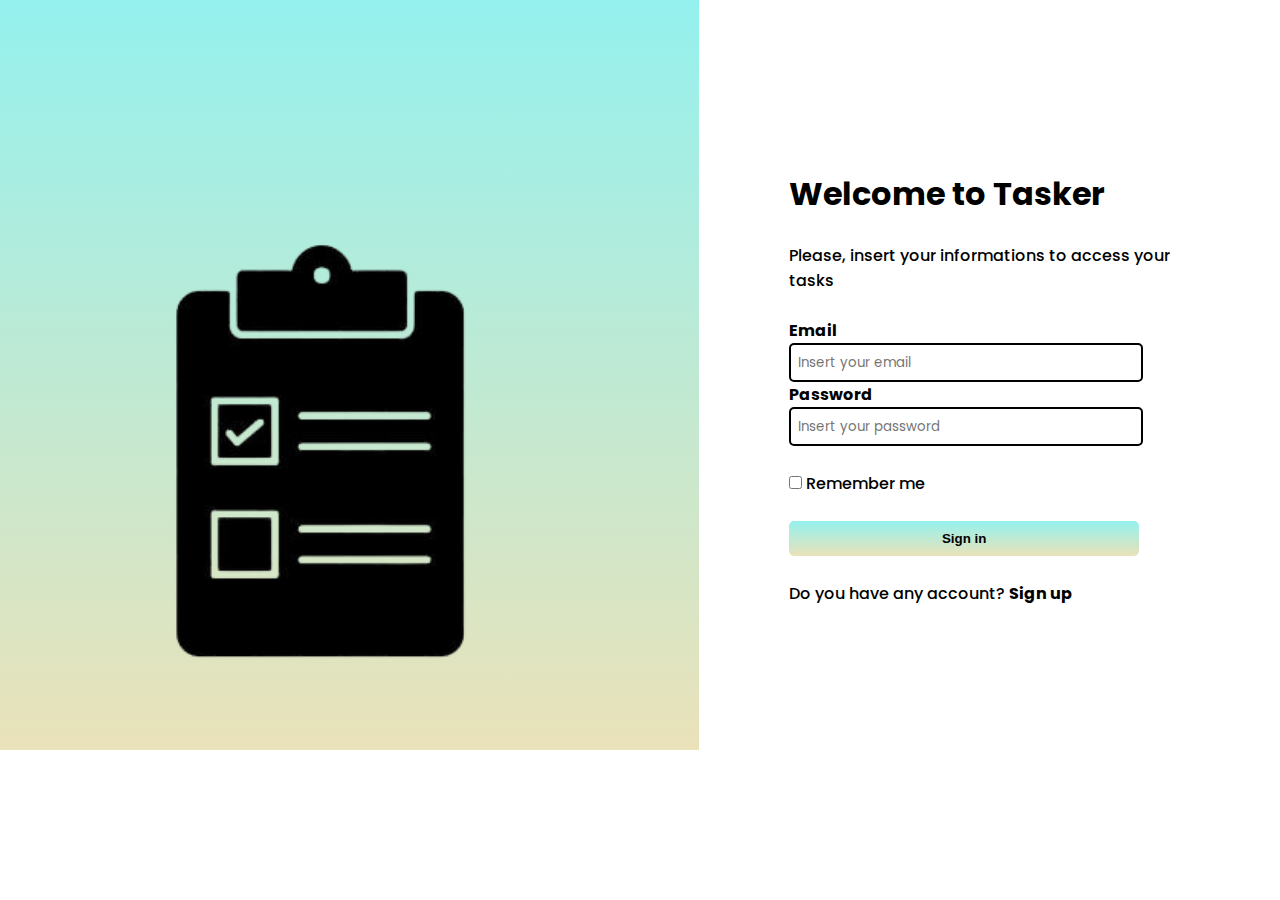
<file: Tasker-20240509T060855Z-001/Tasker/index.html>
<!DOCTYPE html>
<html lang="en">
<head>
    <meta charset="UTF-8">
    <meta name="viewport" content="width=device-width, initial-scale=1.0">
    <title>Login page </title>
    <link rel="stylesheet" href="index.css">
    <link rel="icon" type="images/png" href="images/Task.png">
   
</head>
<body>
<div class="top">
<div class="left">
    <img src="images/pngtree-vector-checklist-icon-png-image_872180-removebg-preview.png">
</div>
<div class="right">
    <h1>Welcome to Tasker</h1>
    <br>
    <p >Please, insert your informations to access your tasks</p>
   <br>
   <form id="login" class = "login" method="post" action="second.html" name="form" >
    <h4>Email</h4>
    <input type="email" placeholder="Insert your email"  required id="ine" name="email">
    <div id="emailerror">Please fill your email address</div>
    <h4> Password </h4>
    <input type="password" placeholder="Insert your password" required id="inp" name="password">
    <div id ="passerror"> Please fill your password</div>
    <br>
<br>
    <div class="rem">
    <label>
     <input type="checkbox"> Remember me </label>
     </div>
     <br>
<div class="btn">
    <button type="submit">Sign in </button>
</div>
<br>
    <p>Do you have any account? <span><b>Sign up</b></span></p>
</div>
</form>
</div>

<script src="index.js"></script>
</body>
</html>
</file>
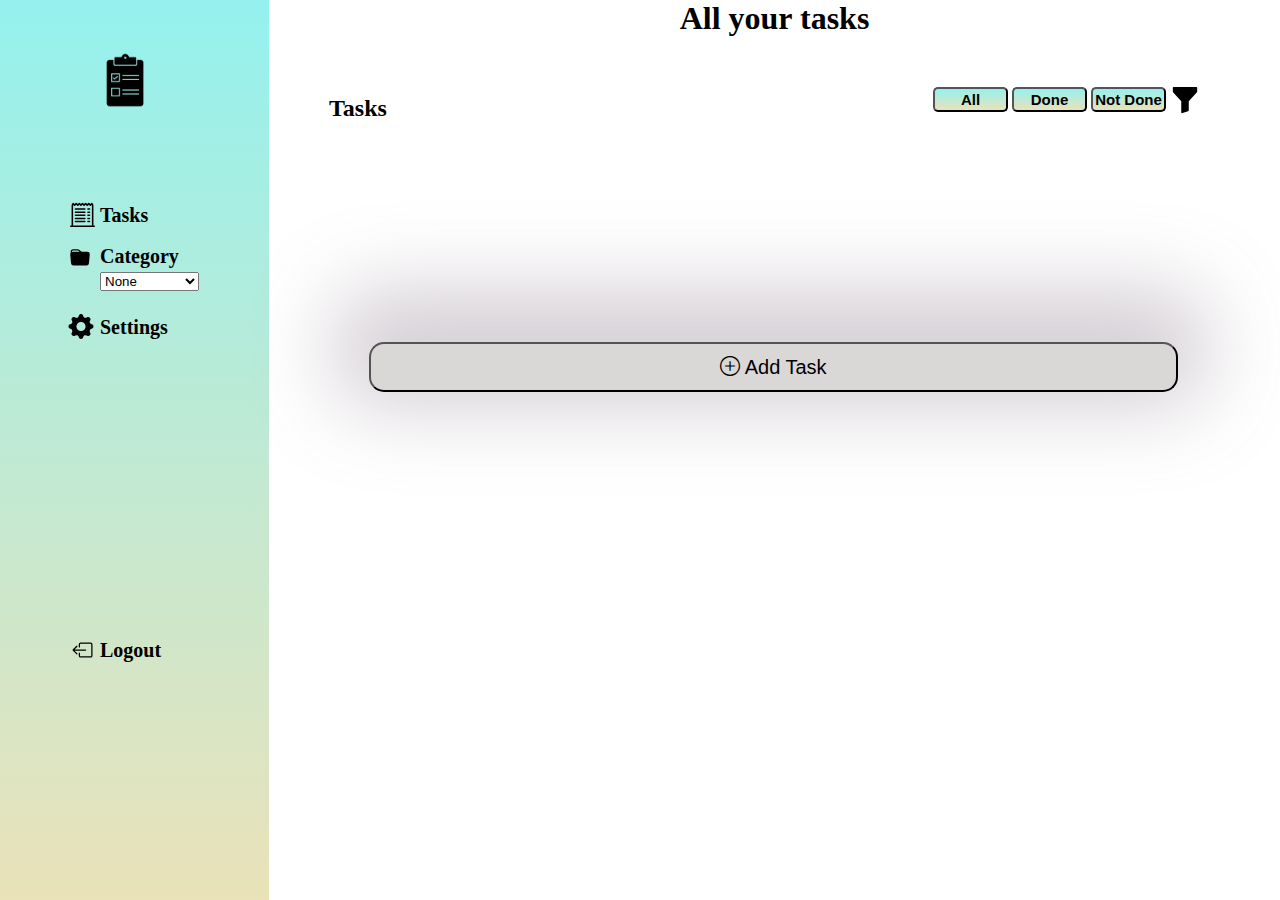
<file: Tasker-20240509T060855Z-001/Tasker/second.html>
<!DOCTYPE html>
<html lang="en">
<head>
    <meta charset="UTF-8">
    <meta name="viewport" content="width=device-width, initial-scale=1.0">
    <title>Page 2</title> 
    <link rel="stylesheet" href="https://cdn.jsdelivr.net/npm/bootstrap-icons@1.11.3/font/bootstrap-icons.min.css">
    <link rel="stylesheet" href="second.css">
</head>
<body>
    <div class="main">
 <div class="menu">
    <img src="images/pngtree-vector-checklist-icon-png-image_872180-removebg-preview.png" id="pic">
    <ul class="lists">
        <li><img src="images/receipt-cutoff.svg" id="tag"><p>Tasks</p></li>
        <br>

    <li id="fol"><img src="images/folder-fill.svg" id="tog"><p id="para"><label>Category</label><select>
        
        <option>None</option>
        <option>Home</option>
        <option>School</option>
        <option>Shopping list</option>
        </select>
        </p></li>
        <br>
    <li><img src="images/gear-fill.svg" id="bug"> <p>Settings</p></li>
    
    <li id="last" onclick="logout()"><img src="images/box-arrow-left.svg"> Logout</li>
</ul>

 </div>
        <div class="content">
<h1>All your tasks</h1>
<br>
<div class="h">
<div class="h-right"> 
    <h2>Tasks</h2>
</div>
<div class="h-left">
    <button id="all" onclick="filterTasks('all')">All</button>
                    <button id="done" onclick="filterTasks('done')">Done</button>
                    <button id="not" onclick="filterTasks('not')">Not Done</button>
    <img src="images/funnel-fill.svg">
</div>
</div>
<ul id ="listitems">
<!---contents of tasks will be displayed-->
</ul>
<div class="btn">
<button onclick="openpopup()" id="add"><i class="bi bi-plus-circle"></i> Add Task</button>
</div>
</div>
</div>
<div id="popup">
    <div class="popupcont">
        <span class="close" onclick="closepopup()">&times;</span>
        <h2>Add Task</h2><br><br>
        <label for = "taskname" >Task Name :</label>
        <br><br>
        <input type="text" id="taskname"><br><br>
        <label for = "category"> Category :</label>
        <br><br>
        <select id="category">
            <option name="none" id="none">None</option>
            <option name="home" id="home">Home</option>
            <option name="school" id="school">School</option>
            <option name="shop" id="shop">Shopping List</option>

        </select>
        <br>
        <br>
        <button onclick="addtask()"> Add Task</button>
    </div>
</div>
<script src="second.js"> </script>

</body>
</html>
</file>
<file: Tasker-20240509T060855Z-001/Tasker/index.css>
@import url('https://fonts.googleapis.com/css2?family=Poppins:ital,wght@0,100;0,200;0,300;0,400;0,500;0,600;0,700;0,800;0,900;1,100;1,200;1,300;1,400;1,500;1,600;1,700;1,800;1,900&display=swap');

*{
    margin:0;
    padding: 0;

}

.top{
    display:flex;
    flex-direction: row;
    justify-content: space-between;
    font-family: "Poppins", sans-serif;
}
.left{
    background: linear-gradient(rgb(148, 241, 238),rgb(234, 226, 185)); 
    height: 750px;
    width:750px;

    img{
        position: absolute;
  top: 50%;
  left: 25%;
  transform: translate(-50%, -50%);
 width:550px;
    }
   
}

.right{
    margin: 170px 90px;
    
   p{
    color:black;
    font-weight: 500;
 
   }
   h4{
    color:black;
   }
  #ine,#inp{
    color:black;
    width:350px;
    height:35px;
    border-radius: 5px;
    font-family: "Poppins",sans-serif;
    border:2px solid black;
  }
  
}
::placeholder{
position: absolute;
  top: 50%;
  left: 2%;
  transform: translateY(-50%);
  width: 100%;
  font-family: "Poppins",sans-serif;
}
.rem{
    font-weight: 500;
    label{
        color:black;
    }
    p{
        color:black
    }
}
.btn{
    button{
        height:35px;
        width: 350px;
        border-radius: 5px;
        background: linear-gradient(rgb(148, 241, 238),rgb(234, 226, 185)); 
        border:none;
box-shadow: 5px 0px 2px  linear-gradient(rgb(148, 241, 238),rgb(234, 226, 185)); ;

transform: 0.9s;
color:black;
font-weight: 900;
    }
}
span{
    color: linear-gradient(rgb(148, 241, 238),rgb(234, 226, 185)); 
}
.btn button:hover{
   background-color: aquamarine;
    cursor: pointer;
}
.login #emailerror,.login #passerror{
margin-top: 5px;
width:345px;
font-size: 15px;
color:red;
background-color: rgb(248, 231, 231);
text-align: center;
padding: 2px 4px;
border-radius: 5px;
display: none;
}
</file>
<file: Tasker-20240509T060855Z-001/Tasker/second.css>
*{
    margin: 0;
    padding:0;
}
body{
  height: 500px; 
}
.main{
    display: flex;
    flex-direction: row;
   
}

.menu{
    width:300px;
    background: linear-gradient(rgb(148, 241, 238),rgb(234, 226, 185)); 
    font-weight: 600;
    #pic{
        width:70px;
        position: absolute;
  top: 5%;
  left: 7%;
    }
}

#para{
    outline: 0px;
    border:0px;
}
 ul.lists{
    font-size: 20px;
    margin: 200px 70px;
    list-style-type: none;

  p{
    margin-top: -28px;
    margin-left: 30px;
  }
    img{
        width:25px;
        height: 20px;
    }
 }  
 
#tag{
    height:25px ;
    margin-top:2px ;
}
#tog{
    width: 20px;
    margin-top: -4px;
}
#bug{
    width: 28px;
    height: 25px;
    margin-left: -3px;
}
#last{
   margin-top: 300px;
   img{
    margin-bottom: -3px;
   }
}
.content{
    background-color: white;
    width:1220px;
    height: 900px;
    h1{
        text-align: center;
    }
}
.h{
    display: flex;
    flex-direction: row;
    justify-content: space-between;
    margin:20px 60px;
    img{
        width:30px;
        height:auto;
        margin-top: 10px;
        display: inline-block;
        margin-right: 20px;
        margin-bottom: -10px;
    }
    button{
        width:75px;
        height:25px;
        border-radius: 5px;
        color:black;
        font-weight: 600;
        background: linear-gradient(rgb(148, 241, 238),rgb(234, 226, 185)); 
        border-color: 1px solid black;
        font-size: 15px;
        margin-top: -10px;

    }
    button:hover{
        background-color:rgb(218, 215, 215);
    }
    h2{
        margin-top: 20px;
    }
}


.first{
    display: flex;
    flex-direction: row;
    background: linear-gradient(rgb(148, 241, 238),rgb(234, 226, 185)); 
    height: 80px;
    margin:40px 60px;
    border-radius: 10px;
    gap:8px;
    width:1070px;
    font-weight: 500;
}
.inputs{
    width:80px;
    
    input{
        width:100px;
        height: 30px;
        margin: 25px 0px;
    }
}
.example{
    display: flex;
    justify-content: space-between;
    flex-direction: row;
    gap:700px;
}
.ex{
    h2{
 margin-left: 30px;
 margin-top: 10px;
}
p{
    margin-left: 30px;
}
}

.ex:checked{
    text-decoration: line-through;
    
    label{
        font-weight: 500;
    }
}
.edit{
   margin: 20px 0px;
    justify-content: space-between;
 
    img{
        width:30px;
        height: 30px;
         margin-right:30px;
         display: inline-block;
    }
    button{
        width:50px;
        border: none;
        background: linear-gradient(rgb(148, 241, 238),rgb(234, 226, 185)); 
    }
}
#add{
  margin:200px 100px;
  width:80%;
  height: 50px;
  font-size: 20px;
  border-radius: 15px;
  background-color: rgb(218, 215, 215);
  border-color: 7px solid linear-gradient(rgb(148, 241, 238),rgb(234, 226, 185));
  font-weight: 400;
  box-shadow:-3px -19px 81px 33px rgba(204,198,204,0.85);
}

#plus{
    height: 20px;
    margin-bottom: -3px;
    width:22px;
}

#popup{
    display: none;
    border: 2px solid linear-gradient(rgb(148, 241, 238),rgb(234, 226, 185));
 justify-content: center;
 text-align: center;
 border-radius: 10px;
 position: fixed;
 top:30%;
 left:50%;
 z-index: 9999;
 background: linear-gradient(rgb(148, 241, 238),rgb(234, 226, 185));
 width:300px;
 height: 300px;
 font-weight: 500;
 box-shadow:-3px -19px 81px 33px rgba(204,198,204,0.85);
 button{
    margin: 20px 30px;
    width: 50%;
    height: 30px;
color: black;
background:white;
font-weight: 600;
border-radius: 10px;
border:none;
 }
}
#category{
    padding: 3px 10px;
    font-weight: 600;
    border-radius: 10px;
    border:none;
    margin-left: 15px;
}

#taskname{
    width:110px;
    padding: 3px 10px;
    font-weight: 600;
    border-radius: 10px;
    border:none;
}

#popup{
    label{
        font-weight: 600;
        color: black;
margin-left: -10px;
    }
}
</file>
